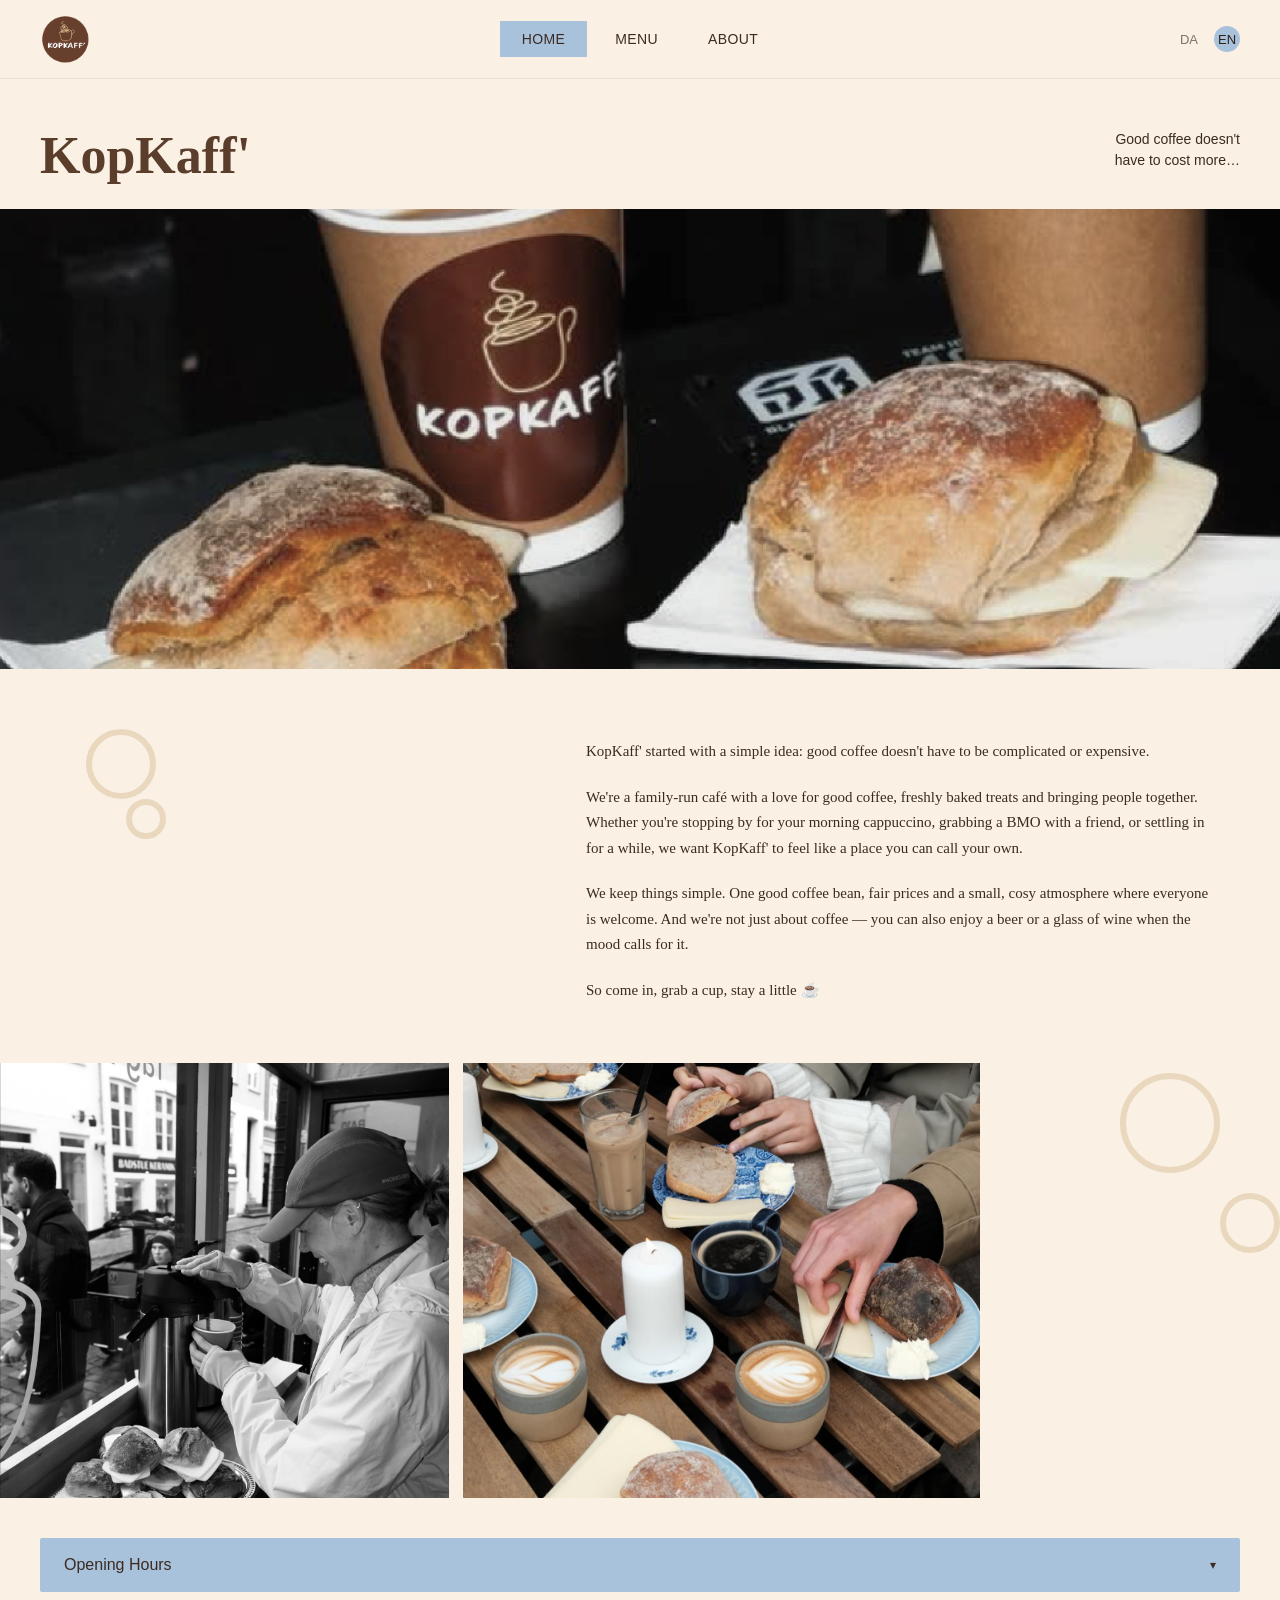
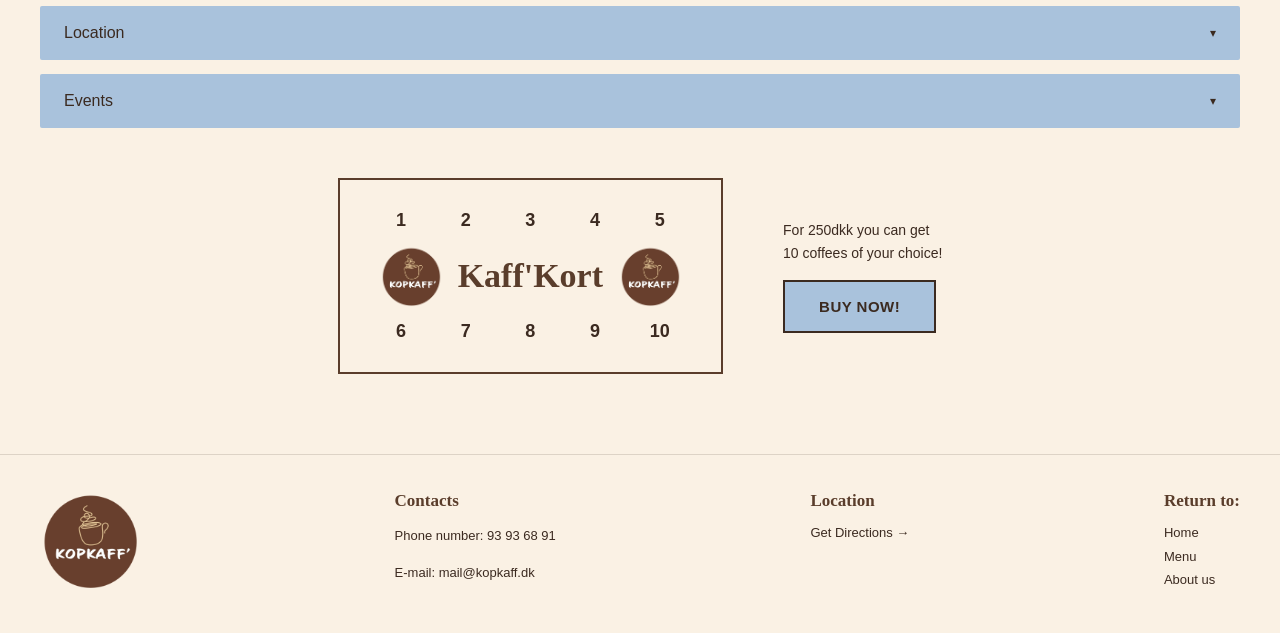
<file: index.html>
<!DOCTYPE html>
<html lang="en">
<head>
<meta charset="UTF-8">
<meta name="viewport" content="width=device-width, initial-scale=1.0">
<title>KopKaff' — Good coffee doesn't have to cost more</title>
<link rel="stylesheet" href="home.css">
</head>
<body>

<header class="site-nav">
    <div class="logo-mark"><img src="logo.png" alt="KopKaff' Logo"></div>
    <nav class="links">
      <a href="#home" class="active">HOME</a>
      <a href="menu.html">MENU</a>
      <a href="about.html">ABOUT</a>
    </nav>
  <div class="nav-right">
    <span class="lang">DA</span>
    <span class="lang active">EN</span>
  </div>
</header>

<section class="hero-banner" id="home">
  <h1>KopKaff'</h1>
  <p class="hero-tagline">Good coffee doesn't<br>
    have to cost more…</p>
</section>

<div class="hero-photo">
  <img src="coffee.png" alt="Coffee and sandwiches at KopKaff'">
</div>

<section class="about" id="about">
  <div class="stain" style="width:70px;height:70px; left:-460px; top:60px;"></div>
  <div class="stain" style="width:40px;height:40px; left:-420px; top:130px;"></div>
  <p>KopKaff' started with a simple idea: good coffee doesn't have to be complicated or expensive.</p>
  <p>We're a family-run café with a love for good coffee, freshly baked treats and bringing people together. Whether you're stopping by for your morning cappuccino, grabbing a BMO with a friend, or settling in for a while, we want KopKaff' to feel like a place you can call your own.</p>
  <p>We keep things simple. One good coffee bean, fair prices and a small, cosy atmosphere where everyone is welcome. And we're not just about coffee — you can also enjoy a beer or a glass of wine when the mood calls for it.</p>
  <p>So come in, grab a cup, stay a little ☕</p>
</section>

<section class="gallery">
  <div class="stain" style="width:100px;height:100px; right:60px; top:10px;"></div>
  <div class="stain" style="width:60px;height:60px; right:0px; top:130px;"></div>
  <figure class="mono"><img src="barista.png"></figure>
  <figure class="color"><img src="table.png"></figure>
</section>

<section class="accordion-wrap" id="menu">
  <div class="accordion-item" data-acc>
    <button class="acc-trigger">
      <span>Opening Hours</span>
      <span class="arrow">▾</span>
    </button>
    <div class="accordion-panel">
      <div class="inner">
        Monday: 7:30 – 16:30<br>
        Tuesday: 7:30 – 16:30<br>
        Wednesday: 7:30 – 16:30<br>
        Thursday: 7:30 – 16:30<br>
        Friday: 7:30 – 18:00<br>
        Saturday: 8:45 – 18:00<br>
        Sunday: 8:45 – 16:30
      </div>
    </div>
  </div>

  <div class="accordion-item" data-acc>
    <button class="acc-trigger">
      <span>Location</span>
      <span class="arrow">▾</span>
    </button>
    <div class="accordion-panel">
      <div class="inner">
        Latinerkvarteret Badstuegade 12, 8000 Aarhus, Denmark
      </div>
    </div>
  </div>

  <div class="accordion-item" data-acc>
    <button class="acc-trigger">
      <span>Events</span>
      <span class="arrow">▾</span>
    </button>
    <div class="accordion-panel">
      <div class="inner">
        Run Club: Every Wednesday at 16:30 - in collaboration with oversized lifting club
      </div>
    </div>
  </div>
</section>

<section class="loyalty-section">
  <div class="kaff-card">
    <span class="num">1</span><span class="num">2</span><span class="num">3</span><span class="num">4</span><span class="num">5</span>
    <div class="brand-row">
      <div class="stamp"><img src="logo.png" alt="KopKaff' Logo"></div>
      <h2>Kaff'Kort</h2>
      <div class="stamp"><img src="logo.png" alt="KopKaff' Logo"></div>
    </div>
    <span class="num">6</span><span class="num">7</span><span class="num">8</span><span class="num">9</span><span class="num">10</span>
  </div>
  <div class="loyalty-copy">
    <p>For 250dkk you can get<br>10 coffees of your choice!</p>
    <button class="buy-btn">BUY NOW!</button>
  </div>
</section>

<footer>
  <div class="foot-logo"><img src="logo.png" alt="KopKaff' Logo"></div>
  <div class="col">
    <h3>Contacts</h3>
    <p>Phone number: 93 93 68 91</p>
    <p>E-mail: mail@kopkaff.dk</p>
  </div>
  <div class="col">
    <h3>Location</h3>
    <a href="#">Get Directions →</a>
  </div>
  <div class="col">
    <h3>Return to:</h3>
    <a href="index.html">Home</a>
    <a href="menu.html">Menu</a>
    <a href="about.html">About us</a>
  </div>
</footer>

<script>
  document.querySelectorAll('[data-acc]').forEach(item=>{
    const trigger = item.querySelector('.acc-trigger');
    const panel = item.querySelector('.accordion-panel');
    trigger.addEventListener('click', ()=>{
      const isOpen = item.classList.contains('open');
      // close all
      document.querySelectorAll('[data-acc]').forEach(i=>{
        i.classList.remove('open');
        i.querySelector('.accordion-panel').style.maxHeight = null;
      });
      if(!isOpen){
        item.classList.add('open');
        panel.style.maxHeight = panel.scrollHeight + 'px';
      }
    });
  });
</script>

</body>
</html>
</file>
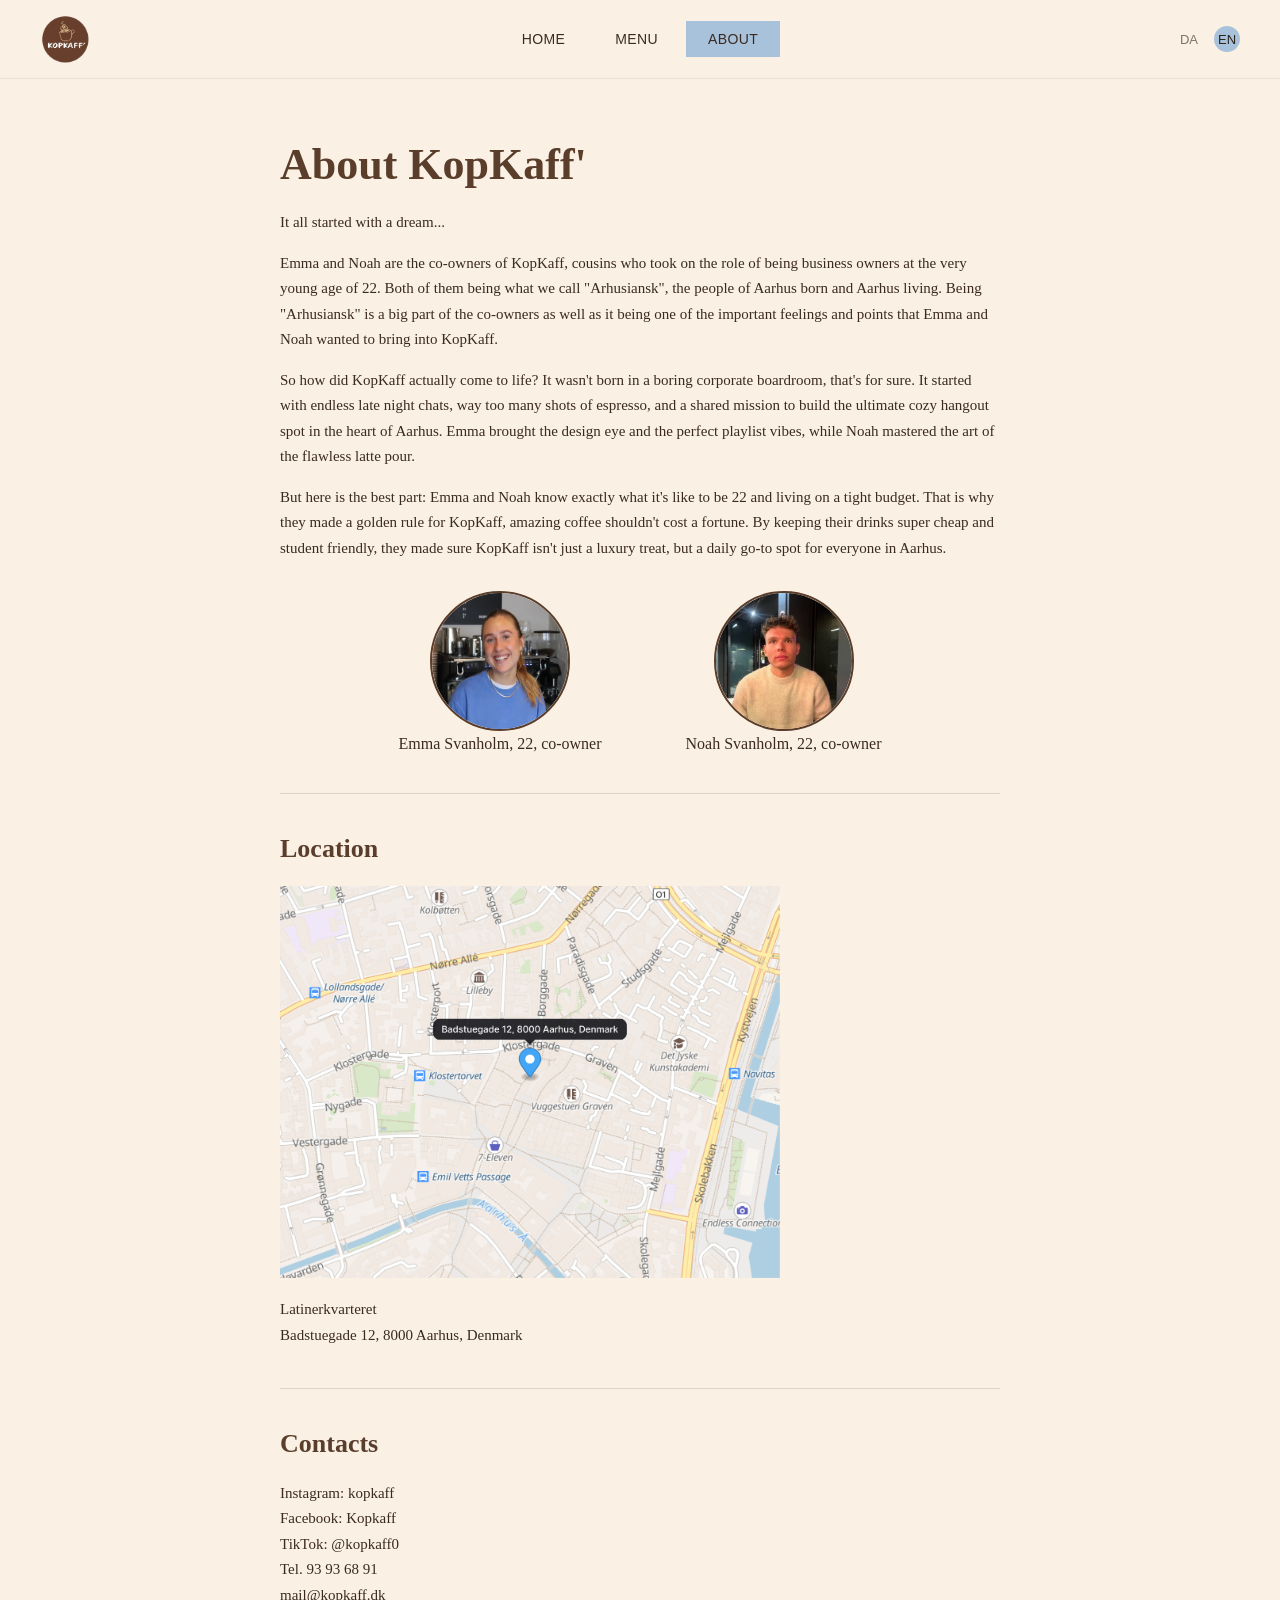
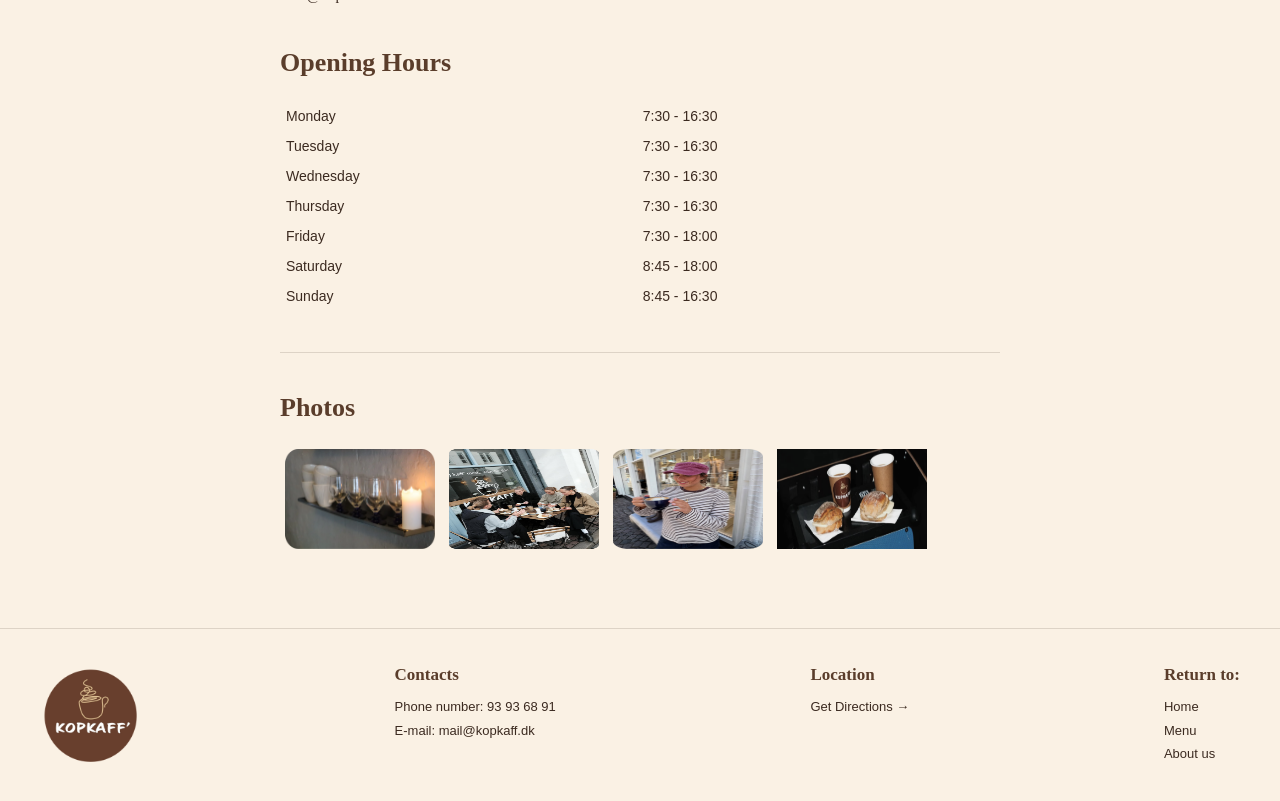
<file: about.html>
<!DOCTYPE html>
<html lang="en">
<head>
	<meta charset="UTF-8">
	<meta name="viewport" content="width=device-width, initial-scale=1.0">
	<title>About - KopKaff'</title>
	<link rel="stylesheet" href="style.css">
</head>
<body>

<header class="site-nav">
	<div class="logo-mark"><img src="logo.png" alt="KopKaff' Logo"></div>
	<nav class="links">
		<a href="index.html">HOME</a>
		<a href="menu.html">MENU</a>
		<a href="about.html" class="active">ABOUT</a>
	</nav>
	<div class="nav-right">
		<span class="lang">DA</span>
		<span class="lang active">EN</span>
	</div>
</header>

<div class="content">

	<h1>About KopKaff'</h1>

	<p>It all started with a dream...</p>

	<p>Emma and Noah are the co-owners of KopKaff, cousins who took on the role of being business owners at the very young age of 22. Both of them being what we call "Arhusiansk", the people of Aarhus born and Aarhus living. Being "Arhusiansk" is a big part of the co-owners as well as it being one of the important feelings and points that Emma and Noah wanted to bring into KopKaff.</p>

	<p>So how did KopKaff actually come to life? It wasn't born in a boring corporate boardroom, that's for sure. It started with endless late night chats, way too many shots of espresso, and a shared mission to build the ultimate cozy hangout spot in the heart of Aarhus. Emma brought the design eye and the perfect playlist vibes, while Noah mastered the art of the flawless latte pour.</p>

	<p>But here is the best part: Emma and Noah know exactly what it's like to be 22 and living on a tight budget. That is why they made a golden rule for KopKaff, amazing coffee shouldn't cost a fortune. By keeping their drinks super cheap and student friendly, they made sure KopKaff isn't just a luxury treat, but a daily go-to spot for everyone in Aarhus.</p>

	<div class="founders">
	<div style="display:inline-block; text-align:center; margin: 0 40px;">
		<img src="emma.png" alt="Emma"><br>
		Emma Svanholm, 22, co-owner
	</div>
	<div style="display:inline-block; text-align:center; margin: 0 40px;">
		<img src="noah.png" alt="Noah"><br>
		Noah Svanholm, 22, co-owner
	</div> </div>

	<hr>

	<h2 id="location">Location</h2>
	<img src="map.png" width="500" alt="map of location">
	<p>Latinerkvarteret<br>
	Badstuegade 12, 8000 Aarhus, Denmark</p>

	<hr>

	<h2>Contacts</h2>
	<p>
	Instagram: kopkaff<br>
	Facebook: Kopkaff<br>
	TikTok: @kopkaff0<br>
	Tel. 93 93 68 91<br>
	mail@kopkaff.dk
	</p>

	<h2>Opening Hours</h2>
	<table>
		<tr><td>Monday</td><td>7:30 - 16:30</td></tr>
		<tr><td>Tuesday</td><td>7:30 - 16:30</td></tr>
		<tr><td>Wednesday</td><td>7:30 - 16:30</td></tr>
		<tr><td>Thursday</td><td>7:30 - 16:30</td></tr>
		<tr><td>Friday</td><td>7:30 - 18:00</td></tr>
		<tr><td>Saturday</td><td>8:45 - 18:00</td></tr>
		<tr><td>Sunday</td><td>8:45 - 16:30</td></tr>
	</table>

	<hr>

	<h2>Photos</h2>
	<div class="gallery">
		<img src="glasses.png" alt="coffee shop photo">
		<img src="hangingout.png" alt="coffee shop photo">
		<img src="girlholdingcup.png" alt="coffee shop photo">
		<img src="coffee.png" alt="coffee shop photo">
	</div>

</div>

<footer>
	<div class="foot-logo"><img src="logo.png" alt="KopKaff' Logo"></div>
	<div class="col">
		<h3>Contacts</h3>
		<p>Phone number: 93 93 68 91</p>
		<p>E-mail: mail@kopkaff.dk</p>
	</div>
	<div class="col">
		<h3>Location</h3>
		<a href="#location">Get Directions →</a>
	</div>
	<div class="col">
		<h3>Return to:</h3>
		<a href="index.html">Home</a>
		<a href="menu.html">Menu</a>
		<a href="about.html">About us</a>
	</div>
</footer>

</body>
</html>
</file>
<file: home.css>
:root{
    --cream:#faf1e4;
    --cream-2:#f7ead9;
    --brown-dark:#3b2a20;
    --brown:#6b4a35;
    --brown-logo:#5a3d2b;
    --blue:#a9c2dc;
    --blue-dark:#7fa0c2;
    --text:#2c2118;
    --ring-stain:#c9a877;
    --radius:2px;
  }

  *{box-sizing:border-box;}
  html{scroll-behavior:smooth;}
  body{
    margin:0;
    font-family:'Georgia','Iowan Old Style', 'Times New Roman', serif;
    background:var(--cream);
    color:var(--text);
  }

  a{color:inherit; text-decoration:none;}

  /* ---------- NAV ---------- */
  header.site-nav{
    display:grid;
    grid-template-columns:1fr auto 1fr;
    align-items:center;
    padding:14px 40px;
    background:var(--cream);
    border-bottom:1px solid rgba(59,42,32,0.08);
    position:sticky;
    top:0;
    z-index:100;
  }
  .nav-left{display:flex; align-items:center;}
  nav.links{ justify-self:center; }
  .nav-right{ justify-self:end; }
  .logo-mark{
    width:50px;
    height:50px;
    border-radius:50%;
    display:flex;align-items:center;justify-content:center;
    overflow:hidden;
  }
  .logo-mark img,
  .foot-logo img{
    width:100%;
    height:100%;
    object-fit:cover;
    display:block;
  }
  nav.links{display:flex; gap:6px; font-family: Arial, Helvetica, sans-serif;}
  nav.links a{
    padding:10px 22px;
    font-size:14px;
    letter-spacing:0.4px;
    color:var(--brown-dark);
  }
  nav.links a.active{
    background:var(--blue);
    color:var(--brown-dark);
  }
  .nav-right{display:flex; align-items:center; gap:10px; font-family: Arial, Helvetica, sans-serif; font-size:13px;}
  .lang{padding:4px 6px; opacity:0.6;}
  .lang.active{
    opacity:1;
    background:var(--blue);
    border-radius:50%;
    width:26px;height:26px;
    display:inline-flex;align-items:center;justify-content:center;
  }

  /* ---------- HERO ---------- */
  .hero-banner{
    display:flex;
    justify-content:space-between;
    align-items:flex-end;
    padding:36px 40px 24px;
  }
  .hero-banner h1{
    font-size:52px;
    margin:0;
    color:var(--brown-logo);
    font-family:'Playfair Display', 'Georgia', serif;
    font-weight:700;
  }
  .hero-tagline{
    font-family: Arial, Helvetica, sans-serif;
    font-size:14px;
    color:var(--brown-dark);
    text-align:right;
    max-width:220px;
    line-height:1.5;
  }

  .hero-photo{
    width:100%;
    height:460px;
    background:
      linear-gradient(rgba(10,8,6,0.15), rgba(10,8,6,0.35)),
      repeating-linear-gradient(135deg, #2a2420, #2a2420 12px, #241f1c 12px, #241f1c 24px);
    position:relative;
    overflow:hidden;
    display:flex;
    align-items:center;
    justify-content:center;
    color:#e9d9bc;
    font-family: Arial, Helvetica, sans-serif;
  }
  .hero-photo .cups{
    display:flex;
    gap:40px;
    align-items:flex-end;
  }
  .cup{
    width:110px;
    height:150px;
    background:#e7dcc9;
    border-radius:4px 4px 30px 30px;
    display:flex;
    align-items:flex-start;
    justify-content:center;
    padding-top:14px;
    color:var(--brown-logo);
    font-weight:bold;
    font-size:11px;
    text-align:center;
    box-shadow: inset 0 -10px 20px rgba(0,0,0,0.1);
  }
  .cup.tall{height:190px; background:#d8c8ad;}
  .sandwich{
    width:150px;
    height:60px;
    background:#e2bd83;
    border-radius:50px;
    margin:0 10px;
    box-shadow: inset 0 4px 10px rgba(255,255,255,0.3);
  }
  .hero-photo .food-row{
    position:absolute;
    bottom:60px;
    display:flex;
    gap:60px;
  }
  .hero-photo .caption{
    position:absolute;
    bottom:16px;
    right:20px;
    font-size:11px;
    opacity:0.6;
  }

  /* ---------- ABOUT ---------- */
  .about{
    padding:70px 40px 40px;
    position:relative;
    max-width:min(900px, 55vw);
    margin-left:auto;
    margin-right:30px;
  }
  .about p{
    font-size:15px;
    line-height:1.7;
    color:var(--brown-dark);
    margin:0 0 20px;
  }
  .stain{
    position:absolute;
    border-radius:50%;
    border:6px solid var(--ring-stain);
    opacity:0.35;
  }

  /* ---------- GALLERY ---------- */
  .gallery{
    display:grid;
    grid-template-columns: 1fr 1.15fr;
    gap:14px;
    padding:0px 300px 40px 0px;
    position:relative;
  }
  .gallery figure{
    margin:0;
    height:clamp(340px, 34vw,620px);
    background:#c9c2b6;
    display:flex;
    align-items:center;
    justify-content:center;
    color:#5b5346;
    font-family: Arial, Helvetica, sans-serif;
    font-size:13px;
    overflow:hidden;
  }
  .gallery figure img{
    width:100%;
    height:100%;
    object-fit:cover;
    display:block;
  }
  .gallery figure.mono{
    background:repeating-linear-gradient(45deg,#bcb6ab,#bcb6ab 3px,#a9a297 3px,#a9a297 6px);
  }
  .gallery figure.color{
    background:linear-gradient(160deg,#7c6a4f,#3f3527);
    color:#e7dcc4;
  }

  /* ---------- ACCORDION ---------- */
  .accordion-wrap{
    padding:0 40px 30px;
    display:flex;
    flex-direction:column;
    gap:14px;
    max-width:auto;
  }
  .accordion-item{
    background:var(--blue);
    border-radius:var(--radius);
  }
  .accordion-item button.acc-trigger{
    width:100%;
    border:none;
    background:none;
    display:flex;
    align-items:center;
    justify-content:space-between;
    padding:18px 24px;
    font-family: Arial, Helvetica, sans-serif;
    font-size:16px;
    color:var(--brown-dark);
    cursor:pointer;
  }
  .accordion-item .arrow{
    transition:transform 0.25s ease;
    font-size:12px;
  }
  .accordion-item.open .arrow{ transform:rotate(180deg); }
  .accordion-panel{
    max-height:0;
    overflow:hidden;
    transition:max-height 0.3s ease;
    font-family: Arial, Helvetica, sans-serif;
    font-size:14px;
    color:var(--brown-dark);
    background:var(--cream-2);
  }
  .accordion-panel .inner{ padding:18px 24px; line-height:1.7; }

  /* ---------- LOYALTY CARD ---------- */
  .loyalty-section{
    display:flex;
    align-items:center;
    justify-content:center;
    gap:60px;
    padding:20px 40px 80px;
    flex-wrap:wrap;
  }
  .kaff-card{
    border:2px solid var(--brown-logo);
    padding:30px 40px;
    display:grid;
    grid-template-columns:repeat(5,1fr);
    grid-template-rows:auto auto auto;
    gap:14px 22px;
    align-items:center;
    justify-items:center;
    max-width:480px;
    font-family: Arial, Helvetica, sans-serif;
  }
  .kaff-card .num{
    font-size:18px;
    color:var(--brown-dark);
    font-weight:bold;
  }
  .kaff-card .brand-row{
    grid-column:1/6;
    display:flex;
    align-items:center;
    justify-content:center;
    gap:16px;
  }
  .kaff-card .brand-row .stamp{
    width:62px;height:62px;border-radius:50%;
    display:flex;align-items:center;justify-content:center;
    overflow:hidden;
  }
  .kaff-card .brand-row .stamp img{
    width:100%;
    height:100%;
    object-fit:cover;
    display:block;
  }
  .kaff-card .brand-row h2{
    font-family:'Playfair Display', Georgia, serif;
    color:var(--brown-logo);
    font-size:34px;
    margin:0;
  }
  .loyalty-copy{
    font-family: Arial, Helvetica, sans-serif;
    display:flex;
    flex-direction:column;
    align-items:flex-start;
    gap:16px;
  }
  .loyalty-copy p{ margin:0; font-size:14px; color:var(--brown-dark); line-height:1.6;}
  .buy-btn{
    background:var(--blue);
    border:2px solid var(--brown-dark);
    padding:16px 34px;
    font-family: Arial, Helvetica, sans-serif;
    font-weight:bold;
    font-size:15px;
    letter-spacing:0.5px;
    color:var(--brown-dark);
    cursor:pointer;
  }
  .buy-btn:hover{ background:var(--blue-dark); }

  /* ---------- FOOTER ---------- */
  footer{
    border-top:1px solid rgba(59,42,32,0.15);
    padding:36px 40px;
    display:flex;
    align-items:flex-start;
    justify-content:space-between;
    gap:24px;
    flex-wrap:wrap;
    font-family: Arial, Helvetica, sans-serif;
  }
  footer .foot-logo{
    width:100px;
    height:100px;
    border-radius:50%;
    display:flex;align-items:center;justify-content:center;
    overflow:hidden;
  }
  footer .col h3{
    font-family:'Playfair Display', Georgia, serif;
    font-size:17px;
    margin:0 0 10px;
    color:var(--brown-logo);
  }
  footer .col p, footer .col a{
    display:block;
    font-size:13px;
    color:var(--brown-dark);
    line-height:1.8;
  }

  /* ---------- RESPONSIVE ---------- */
  @media (max-width:800px){
    header.site-nav{grid-template-columns:1fr; justify-items:flex-start; gap:14px;}
    nav.links{justify-self:start;}
    .nav-right{justify-self:start;}
    .hero-banner{flex-direction:column; align-items:flex-start; gap:14px;}
    .hero-tagline{text-align:left;}
    .gallery{grid-template-columns:1fr;}
    .about{margin:0; max-width:100%; padding:50px 24px;}
    .accordion-wrap, .loyalty-section, footer, .gallery, .hero-banner, header.site-nav{padding-left:20px; padding-right:20px;}
    .kaff-card{padding:20px;}
    footer{gap:30px;}
  }

  :focus-visible{ outline:3px solid var(--brown-logo); outline-offset:2px; }
  @media (prefers-reduced-motion: reduce){
    *{transition:none !important;}
  }
</file>
<file: style.css>
:root{
	--cream:#faf1e4;
	--cream-2:#f7ead9;
	--brown-dark:#3b2a20;
	--brown:#6b4a35;
	--brown-logo:#5a3d2b;
	--blue:#a9c2dc;
	--blue-dark:#7fa0c2;
	--text:#2c2118;
}

*{box-sizing:border-box;}
html{scroll-behavior:smooth;}
body{
	margin:0;
	font-family:'Georgia','Iowan Old Style','Times New Roman',serif;
	background:var(--cream);
	color:var(--text);
}

a{color:inherit; text-decoration:none;}

/* ---------- NAV (same as home page) ---------- */
header.site-nav{
	display:grid;
	grid-template-columns:1fr auto 1fr;
	align-items:center;
	padding:14px 40px;
	background:var(--cream);
	border-bottom:1px solid rgba(59,42,32,0.08);
	position:sticky;
	top:0;
	z-index:100;
}
nav.links{ justify-self:center; }
.nav-right{ justify-self:end; }
.logo-mark{
	width:50px;
	height:50px;
	border-radius:50%;
	display:flex;align-items:center;justify-content:center;
	overflow:hidden;
}
.logo-mark img,
.foot-logo img{
	width:100%;
	height:100%;
	object-fit:cover;
	display:block;
}
nav.links{display:flex; gap:6px; font-family:Arial, Helvetica, sans-serif;}
nav.links a{
	padding:10px 22px;
	font-size:14px;
	letter-spacing:0.4px;
	color:var(--brown-dark);
}
nav.links a.active{
	background:var(--blue);
	color:var(--brown-dark);
}
.nav-right{display:flex; align-items:center; gap:10px; font-family:Arial, Helvetica, sans-serif; font-size:13px;}
.lang{padding:4px 6px; opacity:0.6;}
.lang.active{
	opacity:1;
	background:var(--blue);
	border-radius:50%;
	width:26px;height:26px;
	display:inline-flex;align-items:center;justify-content:center;
}

/* ---------- PAGE CONTENT ---------- */
.content{
	padding:30px 40px;
	max-width:800px;
	margin:auto;
}

h1, h2{
	font-family:'Playfair Display','Georgia',serif;
	font-weight:700;
	color:var(--brown-logo);
}

h1{
	font-size:44px;
	margin:30px 0 20px;
}

h2{
	font-size:26px;
	margin-top:40px;
}

.content p{
	font-size:15px;
	line-height:1.7;
	color:var(--brown-dark);
}

.founders{
	text-align:center;
	margin-top:30px;
	color:var(--brown-dark);
}

.founders img{
	width:140px;
	height:140px;
	border-radius:50%;
	border:2px solid var(--brown-logo);
}

table{
	width:100%;
	font-family:Arial, Helvetica, sans-serif;
	font-size:14px;
	color:var(--brown-dark);
}

td{
	padding:6px 4px;
}

.gallery img{
	width:150px;
	height:100px;
	margin:5px;
}

hr{
	border:none;
	border-top:1px solid rgba(59,42,32,0.15);
	margin-top:40px;
	margin-bottom:40px;
}

/* ---------- FOOTER (same as home page) ---------- */
footer{
	border-top:1px solid rgba(59,42,32,0.15);
	padding:36px 40px;
	margin-top:40px;
	display:flex;
	align-items:flex-start;
	justify-content:space-between;
	gap:24px;
	flex-wrap:wrap;
	font-family:Arial, Helvetica, sans-serif;
}
footer .foot-logo{
	width:100px;
	height:100px;
	border-radius:50%;
	display:flex;align-items:center;justify-content:center;
	overflow:hidden;
}
footer .col h3{
	font-family:'Playfair Display', Georgia, serif;
	font-size:17px;
	margin:0 0 10px;
	color:var(--brown-logo);
}
footer .col p, footer .col a{
	display:block;
	font-size:13px;
	color:var(--brown-dark);
	line-height:1.8;
	margin:0;
}

/* ---------- RESPONSIVE ---------- */
@media (max-width:800px){
	header.site-nav{grid-template-columns:1fr; justify-items:flex-start; gap:14px;}
	nav.links{justify-self:start;}
	.nav-right{justify-self:start;}
	header.site-nav, footer{padding-left:20px; padding-right:20px;}
	.content{padding:20px 24px;}
	footer{gap:30px;}
}

:focus-visible{ outline:3px solid var(--brown-logo); outline-offset:2px; }
@media (prefers-reduced-motion: reduce){
	*{transition:none !important;}
}
</file>
